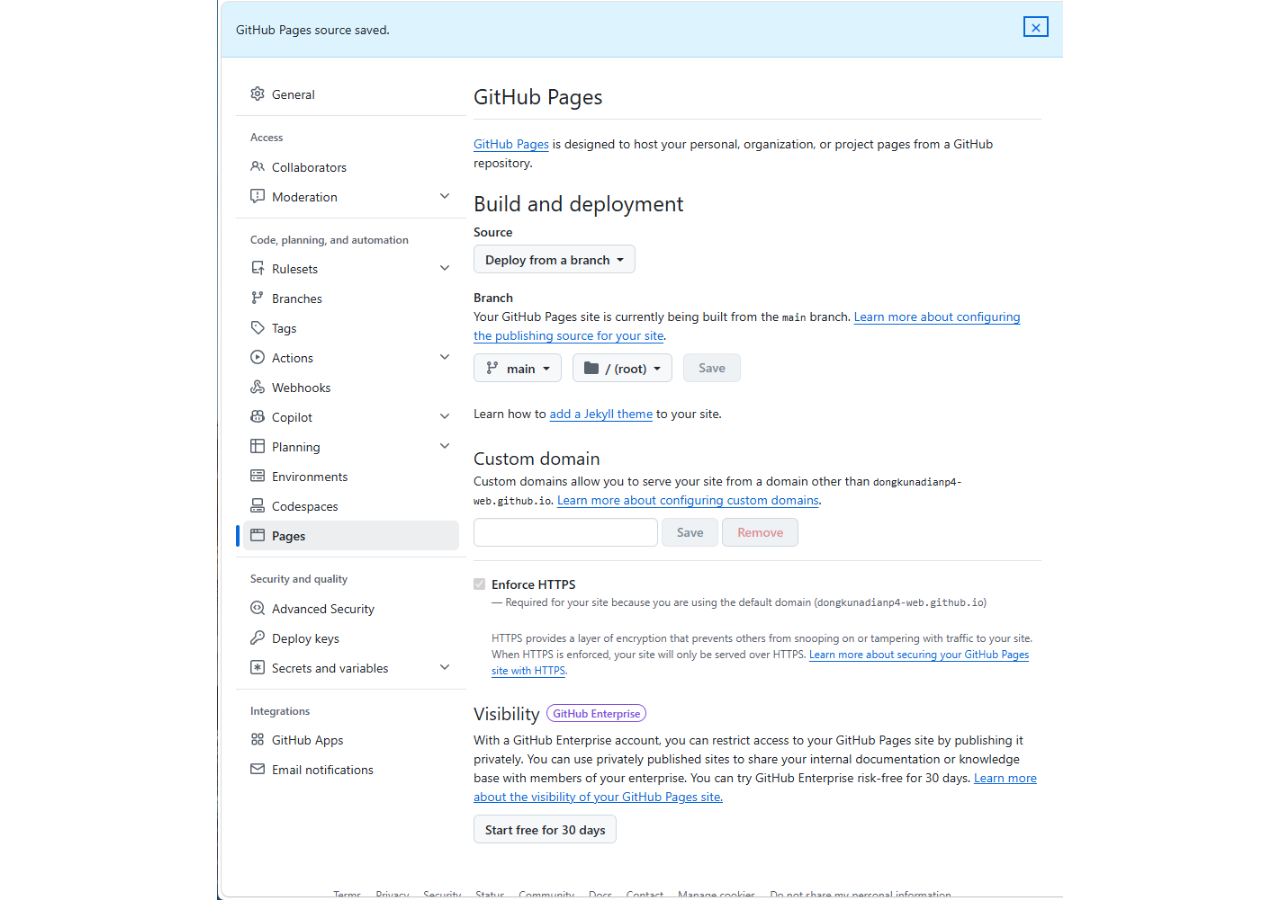
<file: index.html>
<!doctype html>
<html lang="ja">
<head>
  <meta charset="utf-8">
  <meta name="viewport" content="width=device-width,initial-scale=1">
  <title>入場案内</title>
  <link rel="stylesheet" href="assets/style.css">
</head>
<body class="visitor">
  <main class="image-page">
    <img src="assets/main.png.png" alt="案内画像" class="main-image" draggable="false">
  </main>
  <script src="assets/config.js"></script>
  <script src="assets/visitor.js"></script>
</body>
</html>
</file>
<file: assets/style.css>
* { box-sizing: border-box; }
html, body { margin: 0; min-height: 100%; font-family: system-ui, -apple-system, BlinkMacSystemFont, "Segoe UI", sans-serif; }
body { background: #f5f5f5; color: #222; }
.image-page { min-height: 100vh; display: grid; place-items: center; padding: 0; }
.main-image { display: block; width: 100%; height: 100vh; object-fit: contain; background: white; }

.admin-page { min-height: 100vh; padding: 24px; display: grid; place-items: center; }
.card { width: min(760px, 100%); background: white; border-radius: 18px; padding: 24px; box-shadow: 0 8px 30px rgba(0,0,0,.08); }
.hidden { display: none; }
input { width: 100%; padding: 13px; margin: 10px 0; border: 1px solid #ccc; border-radius: 10px; font-size: 16px; }
button { border: 0; border-radius: 10px; padding: 12px 16px; margin: 4px; font-size: 16px; cursor: pointer; }
button:hover { filter: brightness(.95); }
.admin-image { display: block; width: 100%; max-height: 55vh; object-fit: contain; border-radius: 12px; background: #fafafa; }
.stats { display: grid; grid-template-columns: 1fr 1fr; gap: 12px; margin: 20px 0; }
.stats > div { padding: 18px; border-radius: 14px; background: #f2f2f2; text-align: center; }
.stats span { display: block; font-size: 14px; color: #666; }
.stats strong { display: block; font-size: 42px; margin-top: 4px; }
.buttons { display: flex; flex-wrap: wrap; gap: 4px; }
.secondary { background: #eee; }
.message { min-height: 1.3em; color: #666; }
@media (max-width: 600px) {
  .admin-page { padding: 12px; }
  .stats strong { font-size: 32px; }
}

.main-image {
  -webkit-user-select: none;
  user-select: none;
  -webkit-touch-callout: none;
  -webkit-user-drag: none;
}
</file>
